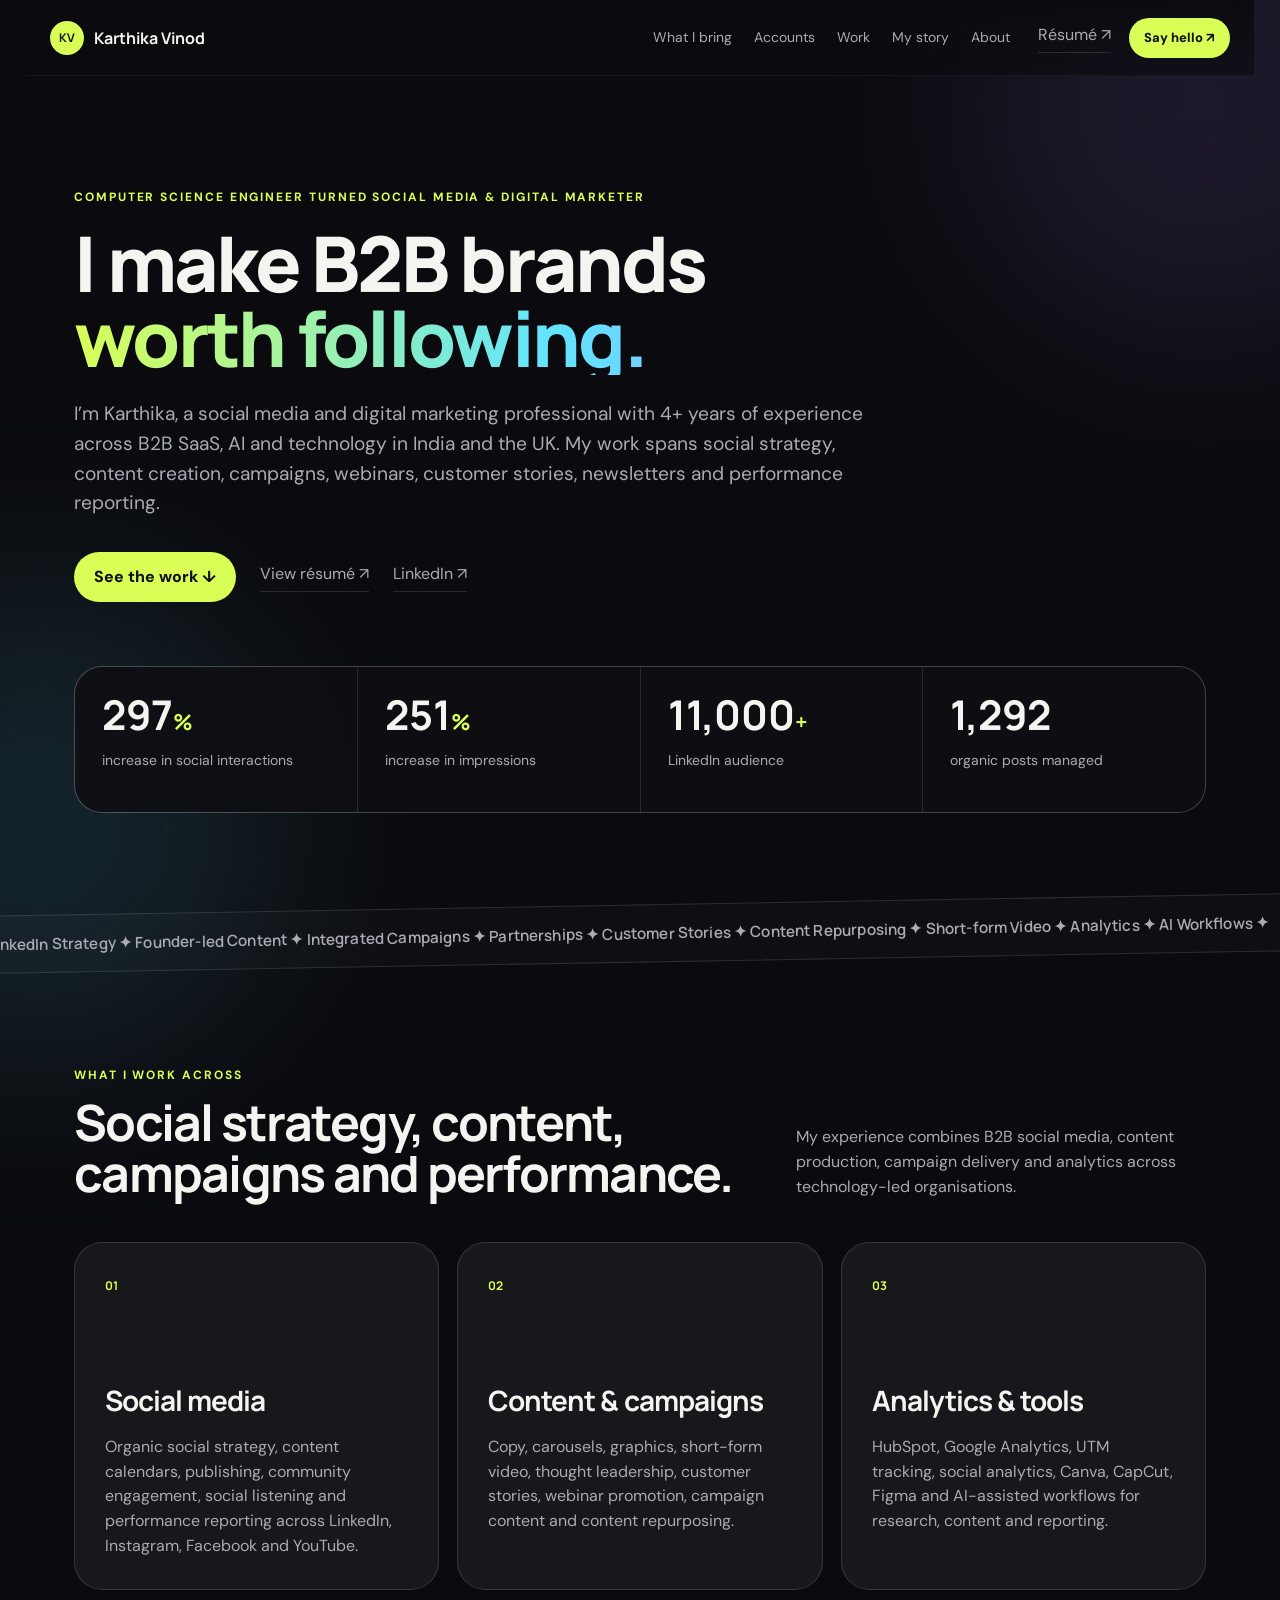
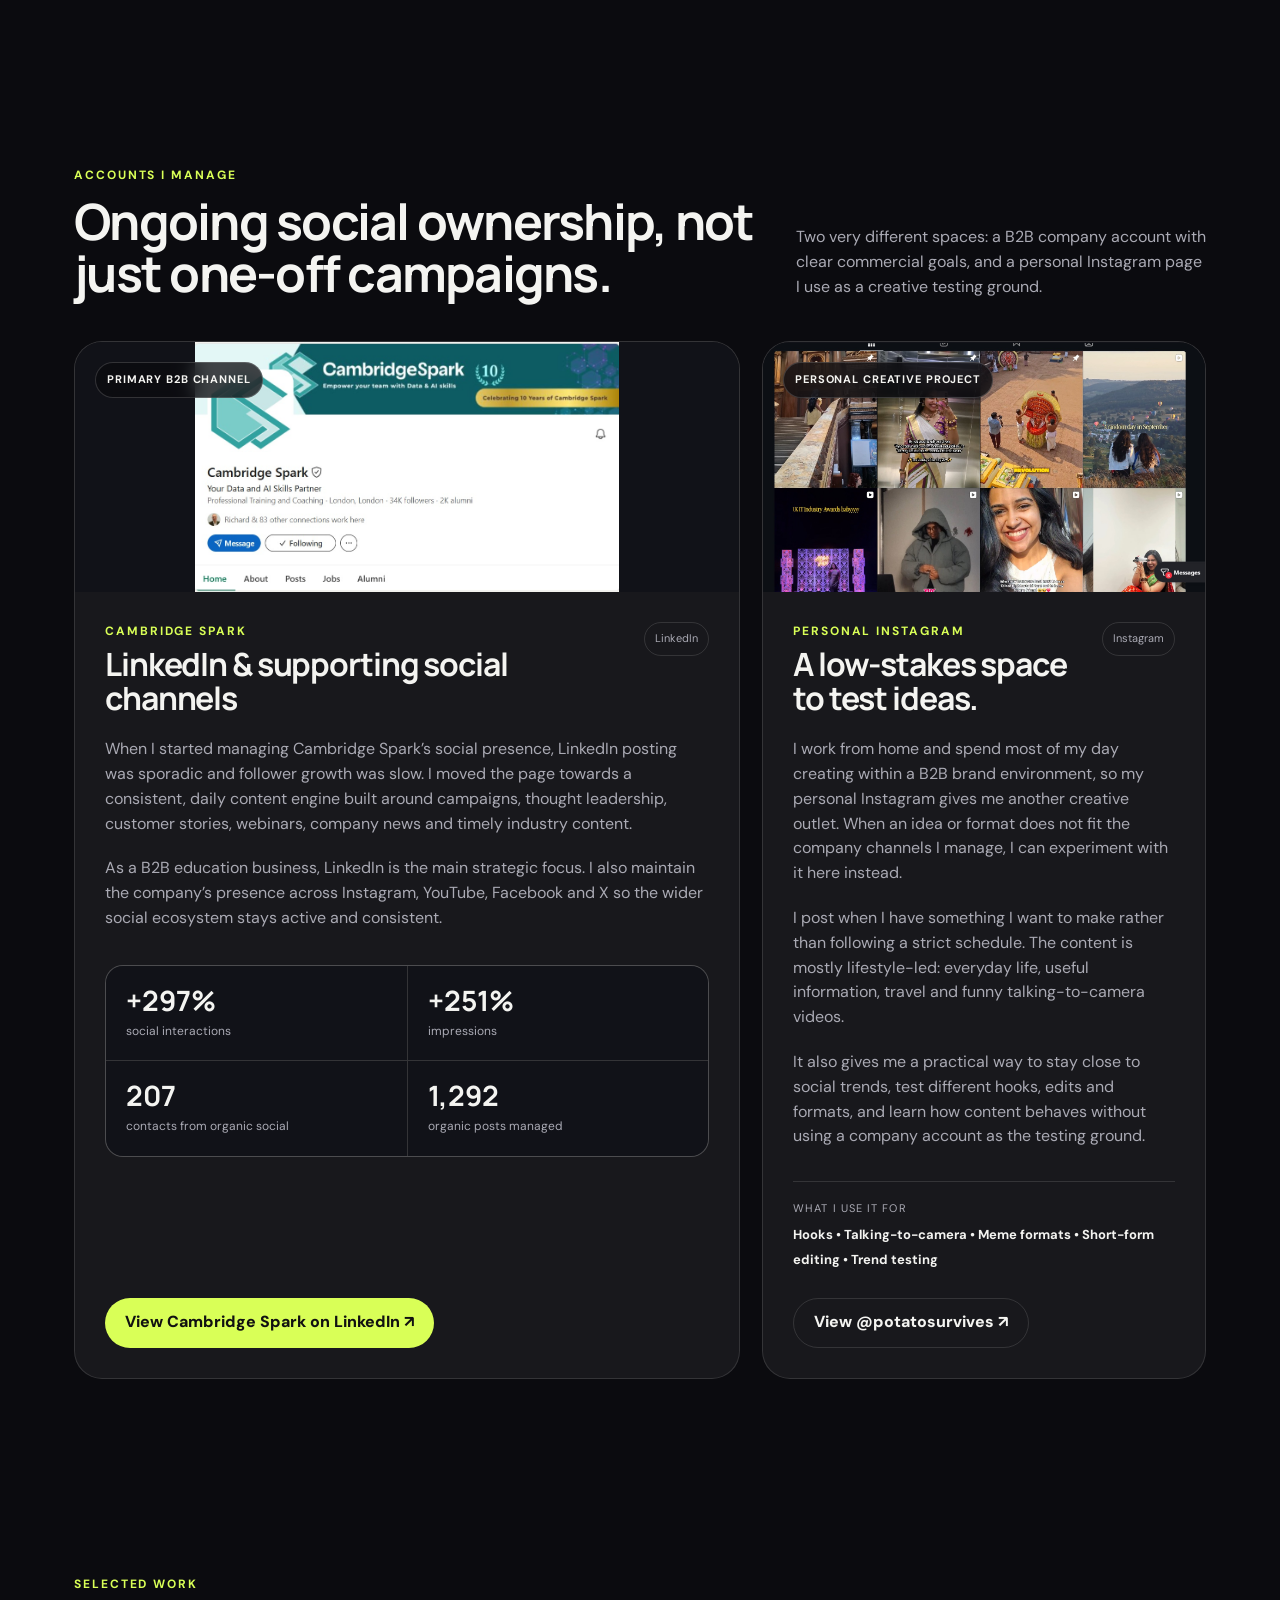
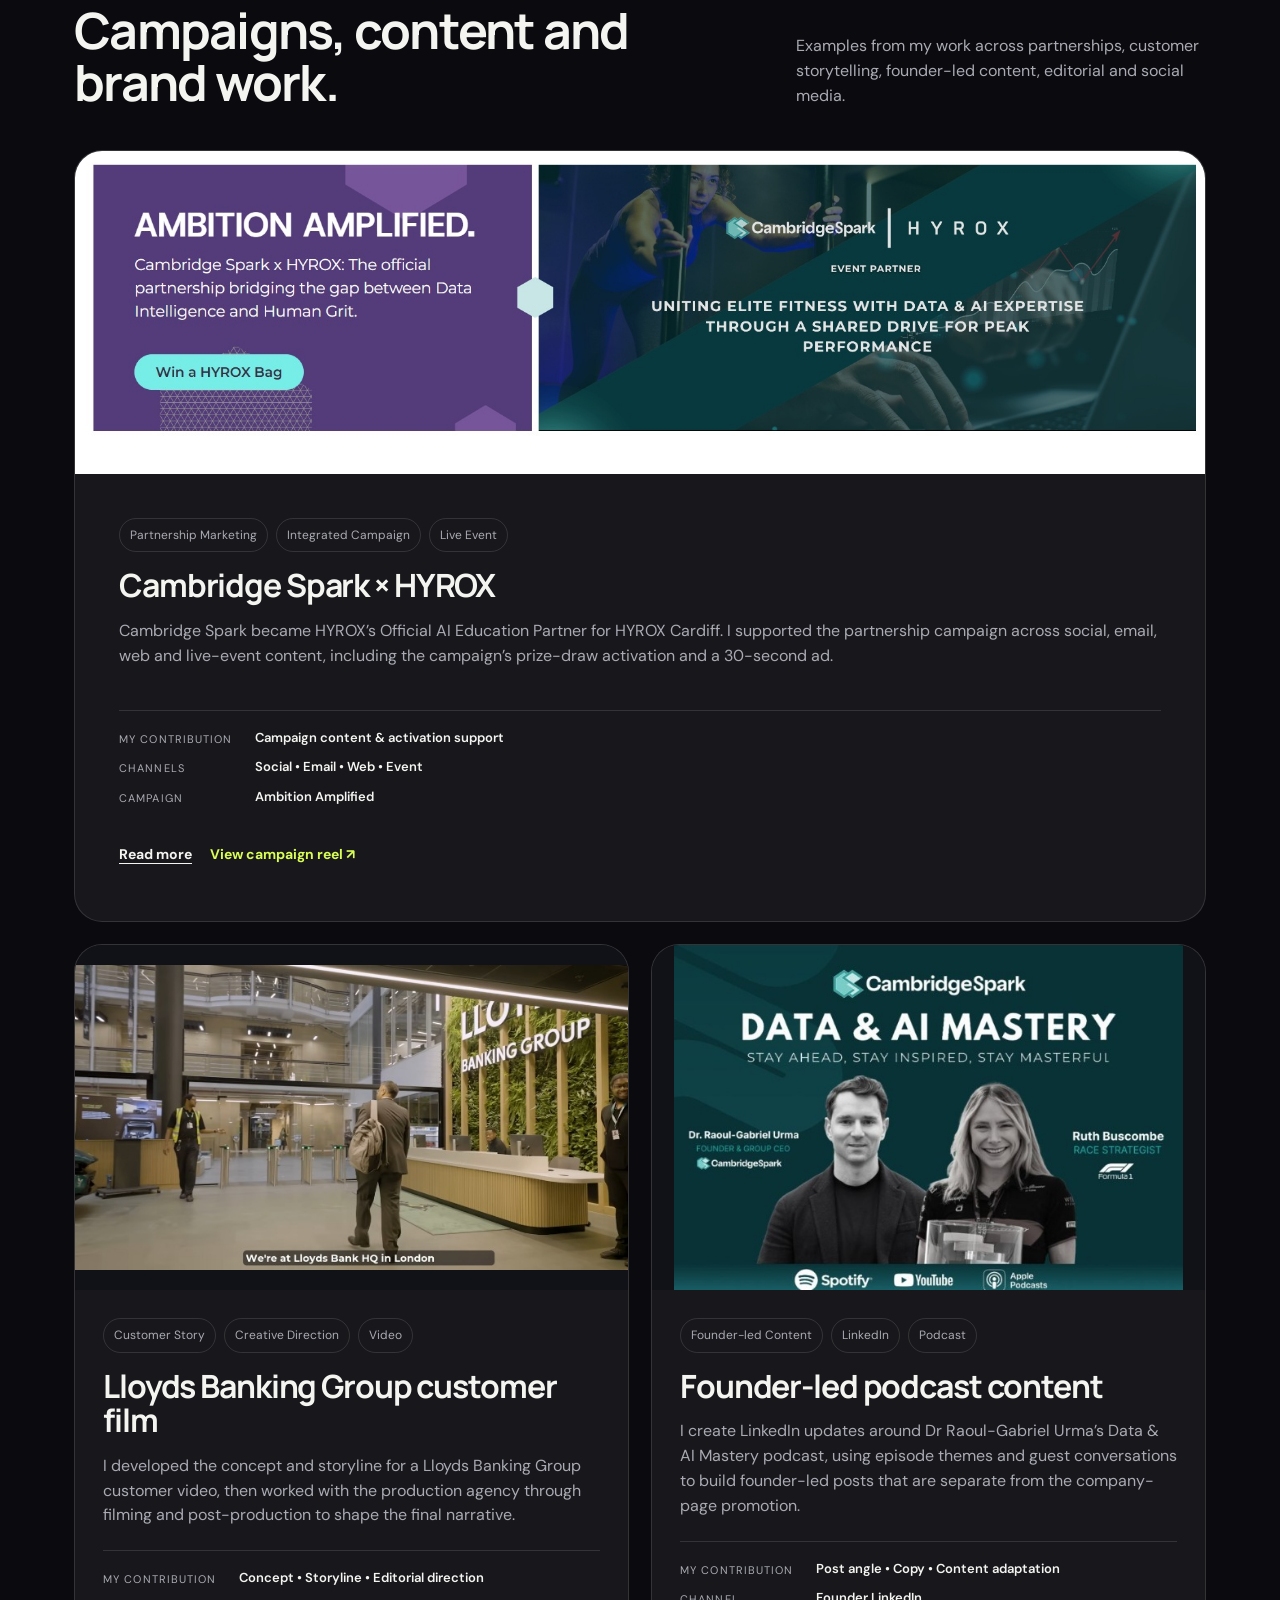
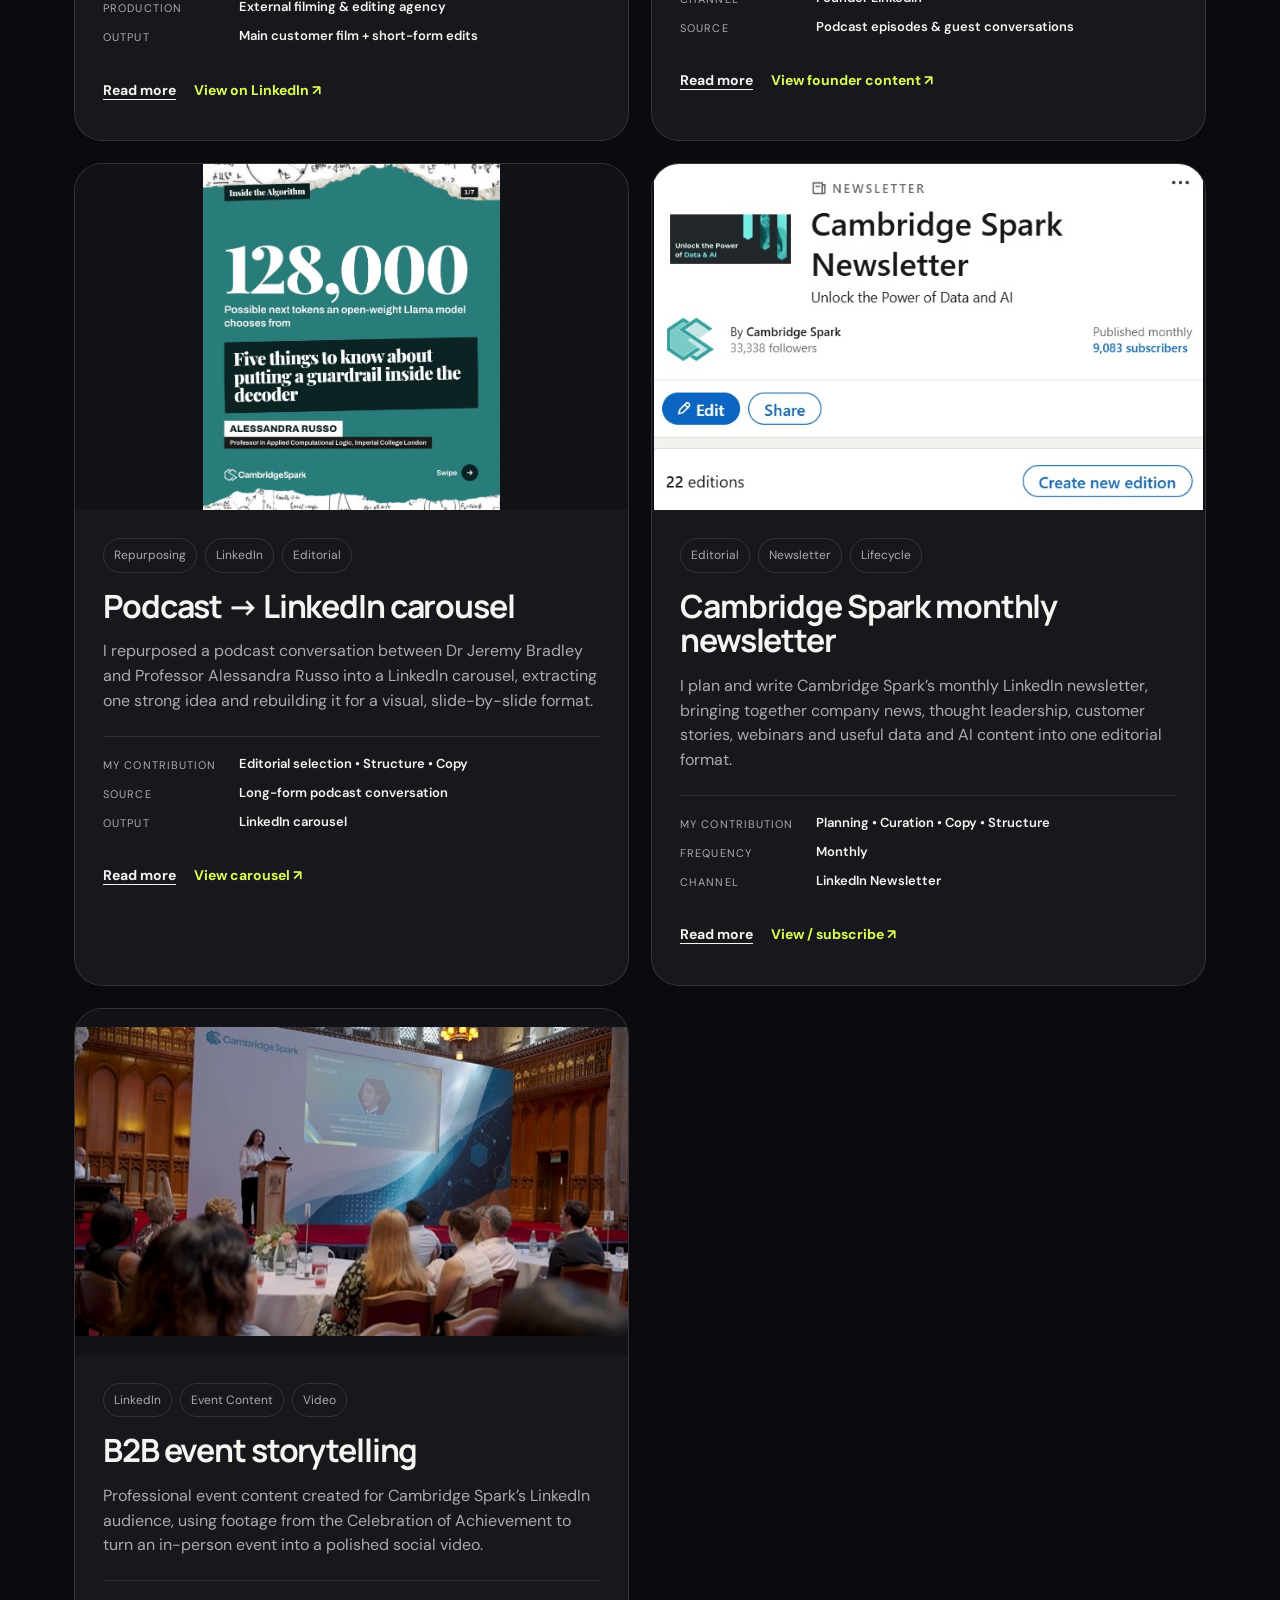
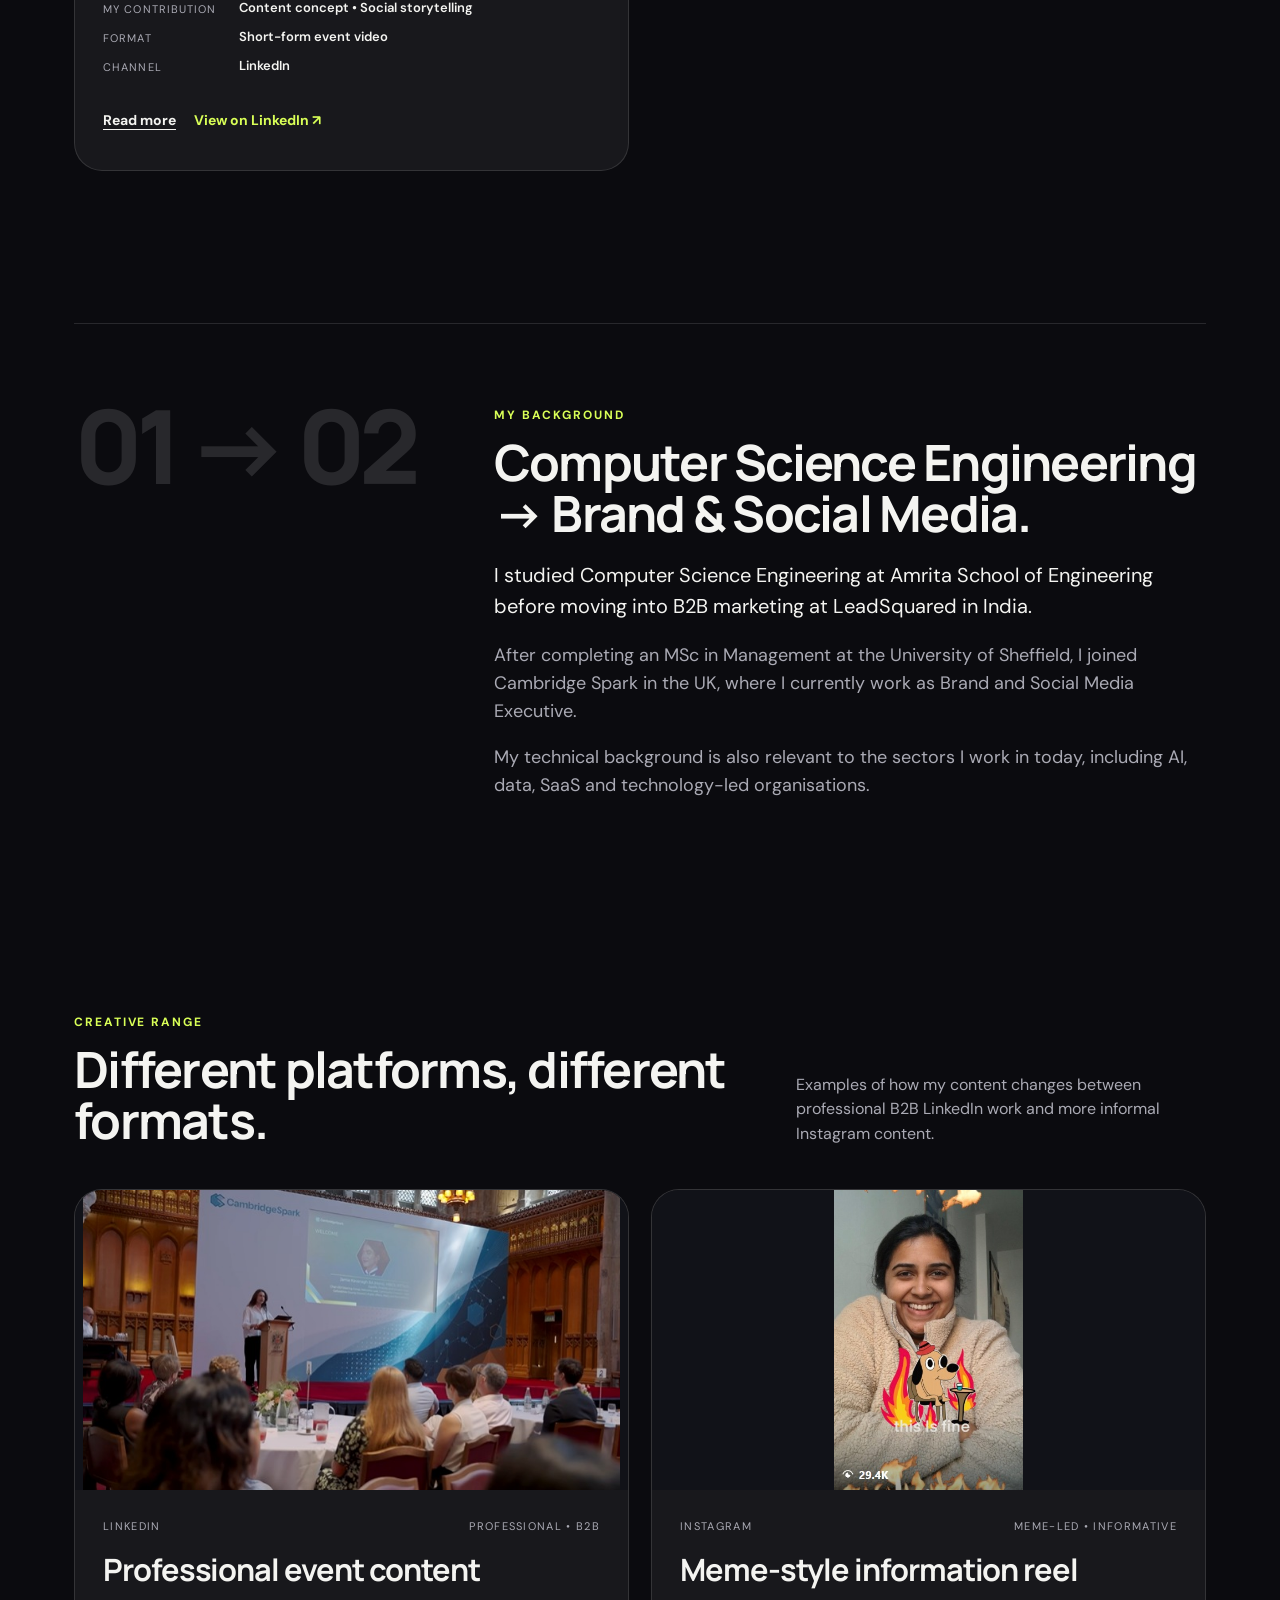
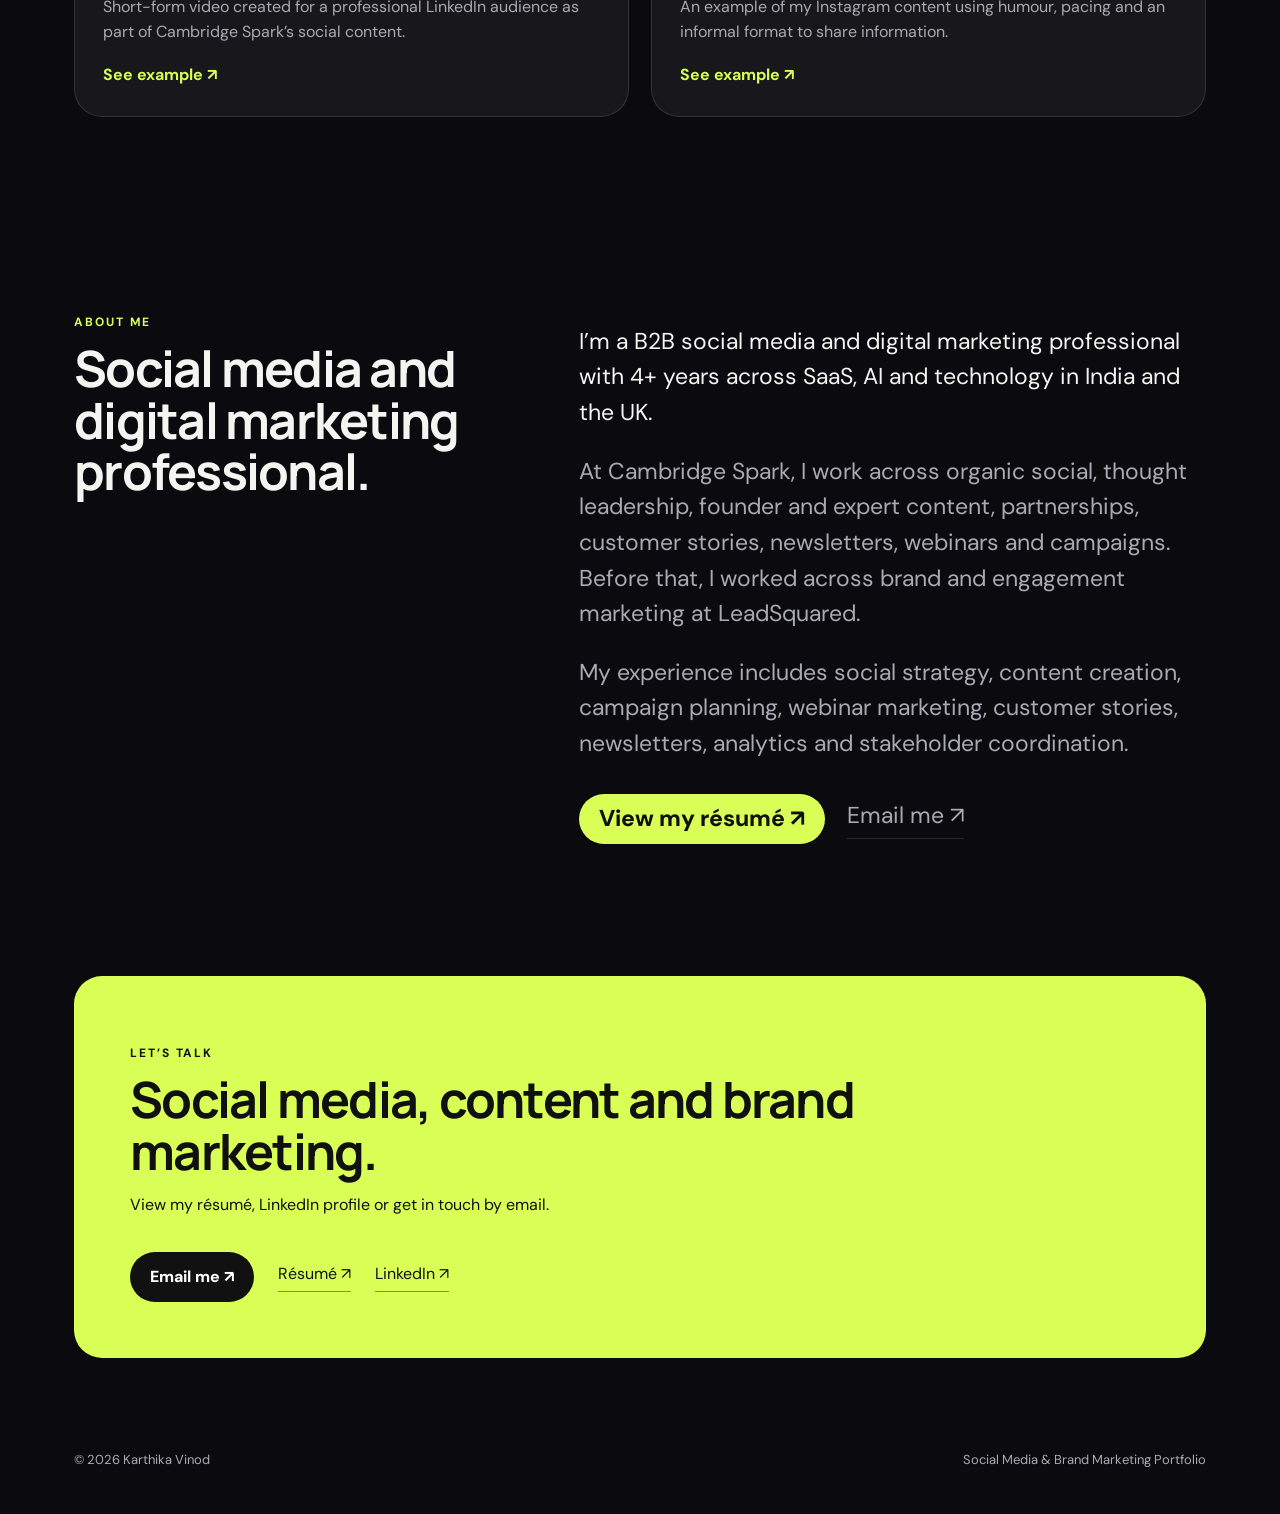
<file: index.html>
<!doctype html>
<html lang="en">
<head>
  <meta charset="utf-8" />
  <meta name="viewport" content="width=device-width, initial-scale=1" />
  <meta name="description" content="Karthika Vinod — B2B social media, content strategy, campaigns and brand storytelling." />
  <meta name="theme-color" content="#0b0b0f" />
  <title>Karthika Vinod — Social Media & Content Portfolio</title>
  <link rel="preconnect" href="https://fonts.googleapis.com">
  <link rel="preconnect" href="https://fonts.gstatic.com" crossorigin>
  <link href="https://fonts.googleapis.com/css2?family=DM+Sans:wght@400;500;600;700&family=Manrope:wght@500;600;700;800&display=swap" rel="stylesheet">
  <link rel="stylesheet" href="styles.css" />
</head>
<body>
  <div class="noise" aria-hidden="true"></div>
  <div class="orb orb-a" aria-hidden="true"></div>
  <div class="orb orb-b" aria-hidden="true"></div>

  <header class="site-header">
    <a class="brand" href="#top" aria-label="Back to top"><span class="brand-mark">KV</span><span>Karthika Vinod</span></a>
    <nav class="nav" aria-label="Primary navigation">
      <a href="#strengths">What I bring</a>
      <a href="#accounts">Accounts</a>
      <a href="#work">Work</a>
      <a href="#story">My story</a>
      <a href="#about">About</a>
    </nav>
    <div class="header-actions">
      <a class="text-link header-resume" href="assets/karthika-vinod-resume.pdf">Résumé ↗</a>
      <a class="button button-small" href="mailto:vinodkarthika2024@gmail.com">Say hello ↗</a>
    </div>
  </header>

  <main id="top">
    <section class="hero section">
      <p class="eyebrow reveal">Computer Science Engineer turned Social Media & Digital Marketer</p>
      <h1 class="hero-title reveal">
        I make B2B brands
        <span class="gradient-text">worth following.</span>
      </h1>
      <p class="hero-copy reveal">
        I’m Karthika, a social media and digital marketing professional with 4+ years of experience across B2B SaaS, AI and technology in India and the UK. My work spans social strategy, content creation, campaigns, webinars, customer stories, newsletters and performance reporting.
      </p>
      <div class="hero-actions reveal">
        <a class="button" href="#work">See the work ↓</a>
        <a class="text-link" href="assets/karthika-vinod-resume.pdf">View résumé ↗</a>
        <a class="text-link" href="https://www.linkedin.com/in/karthika-vinod-saritha" target="_blank" rel="noreferrer">LinkedIn ↗</a>
      </div>

      <div class="metrics reveal" aria-label="Selected marketing results">
        <article><strong data-count="297">0</strong><span>%</span><p>increase in social interactions</p></article>
        <article><strong data-count="251">0</strong><span>%</span><p>increase in impressions</p></article>
        <article><strong data-count="11000">0</strong><span>+</span><p>LinkedIn audience</p></article>
        <article><strong data-count="1292">0</strong><span></span><p>organic posts managed</p></article>
      </div>
    </section>

    <section class="ticker" aria-label="Core capabilities">
      <div class="ticker-track">
        <span>LinkedIn Strategy ✦ Founder-led Content ✦ Integrated Campaigns ✦ Partnerships ✦ Customer Stories ✦ Content Repurposing ✦ Short-form Video ✦ Analytics ✦ AI Workflows ✦</span>
        <span aria-hidden="true">LinkedIn Strategy ✦ Founder-led Content ✦ Integrated Campaigns ✦ Partnerships ✦ Customer Stories ✦ Content Repurposing ✦ Short-form Video ✦ Analytics ✦ AI Workflows ✦</span>
      </div>
    </section>

    <section id="strengths" class="section">
      <div class="section-heading reveal">
        <div><p class="eyebrow">What I work across</p><h2>Social strategy, content, campaigns and performance.</h2></div>
        <p>My experience combines B2B social media, content production, campaign delivery and analytics across technology-led organisations.</p>
      </div>
      <div class="strength-grid">
        <article class="strength-card reveal"><span>01</span><h3>Social media</h3><p>Organic social strategy, content calendars, publishing, community engagement, social listening and performance reporting across LinkedIn, Instagram, Facebook and YouTube.</p></article>
        <article class="strength-card reveal"><span>02</span><h3>Content & campaigns</h3><p>Copy, carousels, graphics, short-form video, thought leadership, customer stories, webinar promotion, campaign content and content repurposing.</p></article>
        <article class="strength-card reveal"><span>03</span><h3>Analytics & tools</h3><p>HubSpot, Google Analytics, UTM tracking, social analytics, Canva, CapCut, Figma and AI-assisted workflows for research, content and reporting.</p></article>
      </div>
    </section>


    <section id="accounts" class="section accounts-section">
      <div class="section-heading reveal">
        <div>
          <p class="eyebrow">Accounts I manage</p>
          <h2>Ongoing social ownership, not just one-off campaigns.</h2>
        </div>
        <p>Two very different spaces: a B2B company account with clear commercial goals, and a personal Instagram page I use as a creative testing ground.</p>
      </div>

      <div class="account-grid">
        <article class="account-card account-card-business reveal">
          <div class="account-visual">
            <img class="sample-image" src="assets/cambridge-spark-linkedin.jpg" alt="Cambridge Spark’s LinkedIn company page with its tenth anniversary banner">
            <span class="account-badge">Primary B2B channel</span>
          </div>
          <div class="account-body">
            <div class="account-head">
              <div>
                <p class="eyebrow">Cambridge Spark</p>
                <h3>LinkedIn & supporting social channels</h3>
              </div>
              <span class="account-platform">LinkedIn</span>
            </div>
            <p>When I started managing Cambridge Spark’s social presence, LinkedIn posting was sporadic and follower growth was slow. I moved the page towards a consistent, daily content engine built around campaigns, thought leadership, customer stories, webinars, company news and timely industry content.</p>
            <p>As a B2B education business, LinkedIn is the main strategic focus. I also maintain the company’s presence across Instagram, YouTube, Facebook and X so the wider social ecosystem stays active and consistent.</p>

            <div class="account-stats" aria-label="Cambridge Spark social results">
              <div><strong>+297%</strong><span>social interactions</span></div>
              <div><strong>+251%</strong><span>impressions</span></div>
              <div><strong>207</strong><span>contacts from organic social</span></div>
              <div><strong>1,292</strong><span>organic posts managed</span></div>
            </div>

            <div class="account-actions">
              <a class="button" href="https://www.linkedin.com/school/cambridge-spark" target="_blank" rel="noreferrer">View Cambridge Spark on LinkedIn ↗</a>
            </div>
          </div>
        </article>

        <article class="account-card account-card-personal reveal">
          <div class="account-visual">
            <img class="sample-image" src="assets/personal-instagram-grid.jpg" alt="Karthika’s Instagram grid showing travel, everyday life and short-form videos">
            <span class="account-badge">Personal creative project</span>
          </div>
          <div class="account-body">
            <div class="account-head">
              <div>
                <p class="eyebrow">Personal Instagram</p>
                <h3>A low-stakes space to test ideas.</h3>
              </div>
              <span class="account-platform">Instagram</span>
            </div>
            <p>I work from home and spend most of my day creating within a B2B brand environment, so my personal Instagram gives me another creative outlet. When an idea or format does not fit the company channels I manage, I can experiment with it here instead.</p>
            <p>I post when I have something I want to make rather than following a strict schedule. The content is mostly lifestyle-led: everyday life, useful information, travel and funny talking-to-camera videos.</p>
            <p>It also gives me a practical way to stay close to social trends, test different hooks, edits and formats, and learn how content behaves without using a company account as the testing ground.</p>

            <div class="account-note">
              <span>What I use it for</span>
              <strong>Hooks • Talking-to-camera • Meme formats • Short-form editing • Trend testing</strong>
            </div>

            <div class="account-actions">
              <a class="button secondary-button" href="https://www.instagram.com/potatosurvives" target="_blank" rel="noreferrer">View @potatosurvives ↗</a>
            </div>
          </div>
        </article>
      </div>
    </section>

    <section id="work" class="section">
      <div class="section-heading reveal">
        <div><p class="eyebrow">Selected work</p><h2>Campaigns, content and brand work.</h2></div>
        <p>Examples from my work across partnerships, customer storytelling, founder-led content, editorial and social media.</p>
      </div>

      <div class="project-grid">
        <article class="project project-featured reveal" data-project="hyrox">
          <div class="project-visual sample-visual"><img class="project-image sample-image" src="assets/hyrox-ambition-amplified.jpg" width="1655" height="472" alt="Ambition Amplified campaign landing page for the Cambridge Spark × HYROX partnership"></div>
          <div class="project-body">
            <div class="tags"><span>Partnership Marketing</span><span>Integrated Campaign</span><span>Live Event</span></div>
            <h3>Cambridge Spark × HYROX</h3>
            <p>Cambridge Spark became HYROX’s Official AI Education Partner for HYROX Cardiff. I supported the partnership campaign across social, email, web and live-event content, including the campaign’s prize-draw activation and a 30-second ad.</p>
            <div class="project-details">
              <div><span>My contribution</span><strong>Campaign content & activation support</strong></div>
              <div><span>Channels</span><strong>Social • Email • Web • Event</strong></div>
              <div><span>Campaign</span><strong>Ambition Amplified</strong></div>
            </div>
            <div class="project-actions"><button class="case-button" type="button" data-open="hyrox">Read more</button><a href="https://www.instagram.com/reel/DXa-N_Osu9W/" target="_blank" rel="noreferrer">View campaign reel ↗</a></div>
          </div>
        </article>

        <article class="project reveal" data-project="lloyds">
          <div class="project-visual sample-visual"><img class="project-image sample-image" src="assets/lloyds-customer-film-still.jpg" alt="Lloyds Banking Group headquarters in London, as shown in the customer film"></div>
          <div class="project-body">
            <div class="tags"><span>Customer Story</span><span>Creative Direction</span><span>Video</span></div>
            <h3>Lloyds Banking Group customer film</h3>
            <p>I developed the concept and storyline for a Lloyds Banking Group customer video, then worked with the production agency through filming and post-production to shape the final narrative.</p>
            <div class="project-details">
              <div><span>My contribution</span><strong>Concept • Storyline • Editorial direction</strong></div>
              <div><span>Production</span><strong>External filming & editing agency</strong></div>
              <div><span>Output</span><strong>Main customer film + short-form edits</strong></div>
            </div>
            <div class="project-actions"><button class="case-button" type="button" data-open="lloyds">Read more</button><a href="https://www.linkedin.com/feed/update/urn:li:activity:7503075542955511808" target="_blank" rel="noreferrer">View on LinkedIn ↗</a></div>
          </div>
        </article>

        <article class="project reveal" data-project="founder">
          <div class="project-visual sample-visual"><img class="project-image sample-image" src="assets/data-ai-mastery.jpg" alt="Data & AI Mastery podcast artwork featuring Raoul-Gabriel Urma and Ruth Buscombe"></div>
          <div class="project-body">
            <div class="tags"><span>Founder-led Content</span><span>LinkedIn</span><span>Podcast</span></div>
            <h3>Founder-led podcast content</h3>
            <p>I create LinkedIn updates around Dr Raoul-Gabriel Urma’s Data & AI Mastery podcast, using episode themes and guest conversations to build founder-led posts that are separate from the company-page promotion.</p>
            <div class="project-details">
              <div><span>My contribution</span><strong>Post angle • Copy • Content adaptation</strong></div>
              <div><span>Channel</span><strong>Founder LinkedIn</strong></div>
              <div><span>Source</span><strong>Podcast episodes & guest conversations</strong></div>
            </div>
            <div class="project-actions"><button class="case-button" type="button" data-open="founder">Read more</button><a href="https://lnkd.in/p/eGTGr_Jq" target="_blank" rel="noreferrer">View founder content ↗</a></div>
          </div>
        </article>

        <article class="project reveal" data-project="repurpose">
          <div class="project-visual sample-visual"><img class="project-image sample-image" src="assets/inside-the-algorithm-carousel.jpg" alt="Inside the Algorithm carousel cover about guardrails in model decoding, featuring Alessandra Russo"></div>
          <div class="project-body">
            <div class="tags"><span>Repurposing</span><span>LinkedIn</span><span>Editorial</span></div>
            <h3>Podcast → LinkedIn carousel</h3>
            <p>I repurposed a podcast conversation between Dr Jeremy Bradley and Professor Alessandra Russo into a LinkedIn carousel, extracting one strong idea and rebuilding it for a visual, slide-by-slide format.</p>
            <div class="project-details">
              <div><span>My contribution</span><strong>Editorial selection • Structure • Copy</strong></div>
              <div><span>Source</span><strong>Long-form podcast conversation</strong></div>
              <div><span>Output</span><strong>LinkedIn carousel</strong></div>
            </div>
            <div class="project-actions"><button class="case-button" type="button" data-open="repurpose">Read more</button><a href="https://www.linkedin.com/feed/update/urn:li:activity:7528792040151744512" target="_blank" rel="noreferrer">View carousel ↗</a></div>
          </div>
        </article>

        <article class="project reveal" data-project="newsletter">
          <div class="project-visual sample-visual"><img class="project-image sample-image" src="assets/cambridge-spark-newsletter.jpg" alt="Cambridge Spark’s monthly LinkedIn newsletter page"></div>
          <div class="project-body">
            <div class="tags"><span>Editorial</span><span>Newsletter</span><span>Lifecycle</span></div>
            <h3>Cambridge Spark monthly newsletter</h3>
            <p>I plan and write Cambridge Spark’s monthly LinkedIn newsletter, bringing together company news, thought leadership, customer stories, webinars and useful data and AI content into one editorial format.</p>
            <div class="project-details">
              <div><span>My contribution</span><strong>Planning • Curation • Copy • Structure</strong></div>
              <div><span>Frequency</span><strong>Monthly</strong></div>
              <div><span>Channel</span><strong>LinkedIn Newsletter</strong></div>
            </div>
            <div class="project-actions"><button class="case-button" type="button" data-open="newsletter">Read more</button><a href="https://www.linkedin.com/build-relation/newsletter-follow?entityUrn=7254837648303808512" target="_blank" rel="noreferrer">View / subscribe ↗</a></div>
          </div>
        </article>

        <article class="project reveal" data-project="eventvideo">
          <div class="project-visual sample-visual"><img class="project-image sample-image" src="assets/achievement-event-still.jpg" alt="A speaker addresses guests at Cambridge Spark’s Celebration of Achievement"></div>
          <div class="project-body">
            <div class="tags"><span>LinkedIn</span><span>Event Content</span><span>Video</span></div>
            <h3>B2B event storytelling</h3>
            <p>Professional event content created for Cambridge Spark’s LinkedIn audience, using footage from the Celebration of Achievement to turn an in-person event into a polished social video.</p>
            <div class="project-details">
              <div><span>My contribution</span><strong>Content concept • Social storytelling</strong></div>
              <div><span>Format</span><strong>Short-form event video</strong></div>
              <div><span>Channel</span><strong>LinkedIn</strong></div>
            </div>
            <div class="project-actions"><button class="case-button" type="button" data-open="eventvideo">Read more</button><a href="https://www.linkedin.com/feed/update/urn:li:activity:7495420670923800576" target="_blank" rel="noreferrer">View on LinkedIn ↗</a></div>
          </div>
        </article>
      </div>
    </section>

    <section id="story" class="section story-section">
      <div class="story-grid">
        <div class="story-number reveal">01 → 02</div>
        <div class="story-copy reveal">
          <p class="eyebrow">My background</p>
          <h2>Computer Science Engineering → Brand & Social Media.</h2>
          <p>I studied Computer Science Engineering at Amrita School of Engineering before moving into B2B marketing at LeadSquared in India.</p>
          <p>After completing an MSc in Management at the University of Sheffield, I joined Cambridge Spark in the UK, where I currently work as Brand and Social Media Executive.</p>
          <p>My technical background is also relevant to the sectors I work in today, including AI, data, SaaS and technology-led organisations.</p>
        </div>
      </div>
    </section>

    <section id="range" class="section range-section">
      <div class="section-heading reveal">
        <div><p class="eyebrow">Creative range</p><h2>Different platforms, different formats.</h2></div>
        <p>Examples of how my content changes between professional B2B LinkedIn work and more informal Instagram content.</p>
      </div>
      <div class="range-grid">
        <article class="range-card reveal">
          <img class="range-image sample-image" src="assets/achievement-event-still.jpg" alt="Audience and stage at Cambridge Spark’s Celebration of Achievement">
          <div class="range-copy">
            <div class="range-topline"><span>LinkedIn</span><span>Professional • B2B</span></div>
            <h3>Professional event content</h3>
            <p>Short-form video created for a professional LinkedIn audience as part of Cambridge Spark’s social content.</p>
            <a href="https://www.linkedin.com/feed/update/urn:li:activity:7495420670923800576" target="_blank" rel="noreferrer">See example ↗</a>
          </div>
        </article>
        <article class="range-card reveal">
          <img class="range-image sample-image" src="assets/instagram-reel-still.jpg" alt="Karthika’s This Is Fine Instagram reel with a 29.4K view count">
          <div class="range-copy">
            <div class="range-topline"><span>Instagram</span><span>Meme-led • Informative</span></div>
            <h3>Meme-style information reel</h3>
            <p>An example of my Instagram content using humour, pacing and an informal format to share information.</p>
            <a href="https://www.instagram.com/reel/DfH8SiNI0qn/" target="_blank" rel="noreferrer">See example ↗</a>
          </div>
        </article>
      </div>
    </section>

    <section id="about" class="section about-section">
      <div class="about-grid">
        <div class="reveal"><p class="eyebrow">About me</p><h2>Social media and digital marketing professional.</h2></div>
        <div class="about-copy reveal">
          <p>I’m a B2B social media and digital marketing professional with 4+ years across SaaS, AI and technology in India and the UK.</p>
          <p>At Cambridge Spark, I work across organic social, thought leadership, founder and expert content, partnerships, customer stories, newsletters, webinars and campaigns. Before that, I worked across brand and engagement marketing at LeadSquared.</p>
          <p>My experience includes social strategy, content creation, campaign planning, webinar marketing, customer stories, newsletters, analytics and stakeholder coordination.</p>
          <div class="about-actions">
            <a class="button" href="assets/karthika-vinod-resume.pdf">View my résumé ↗</a>
            <a class="text-link" href="mailto:vinodkarthika2024@gmail.com">Email me ↗</a>
          </div>
        </div>
      </div>
    </section>

    <section class="section contact-section">
      <div class="contact-card reveal">
        <p class="eyebrow">Let’s talk</p>
        <h2>Social media, content and brand marketing.</h2>
        <p>View my résumé, LinkedIn profile or get in touch by email.</p>
        <div class="hero-actions">
          <a class="button" href="mailto:vinodkarthika2024@gmail.com">Email me ↗</a>
          <a class="text-link" href="assets/karthika-vinod-resume.pdf">Résumé ↗</a>
          <a class="text-link" href="https://www.linkedin.com/in/karthika-vinod-saritha" target="_blank" rel="noreferrer">LinkedIn ↗</a>
        </div>
      </div>
    </section>
  </main>

  <footer><span>© <span id="year"></span> Karthika Vinod</span><span>Social Media & Brand Marketing Portfolio</span></footer>

  <dialog class="modal" id="case-modal" aria-labelledby="modal-title">
    <div class="modal-panel">
      <button class="modal-close" type="button" aria-label="Close case study" autofocus>×</button>
      <p class="eyebrow" id="modal-kicker"></p>
      <h2 id="modal-title"></h2>
      <div id="modal-content"></div>
      <a id="modal-link" class="button" href="#" target="_blank" rel="noreferrer">View the work ↗</a>
    </div>
  </dialog>

  <script src="script.js"></script>
</body>
</html>
</file>
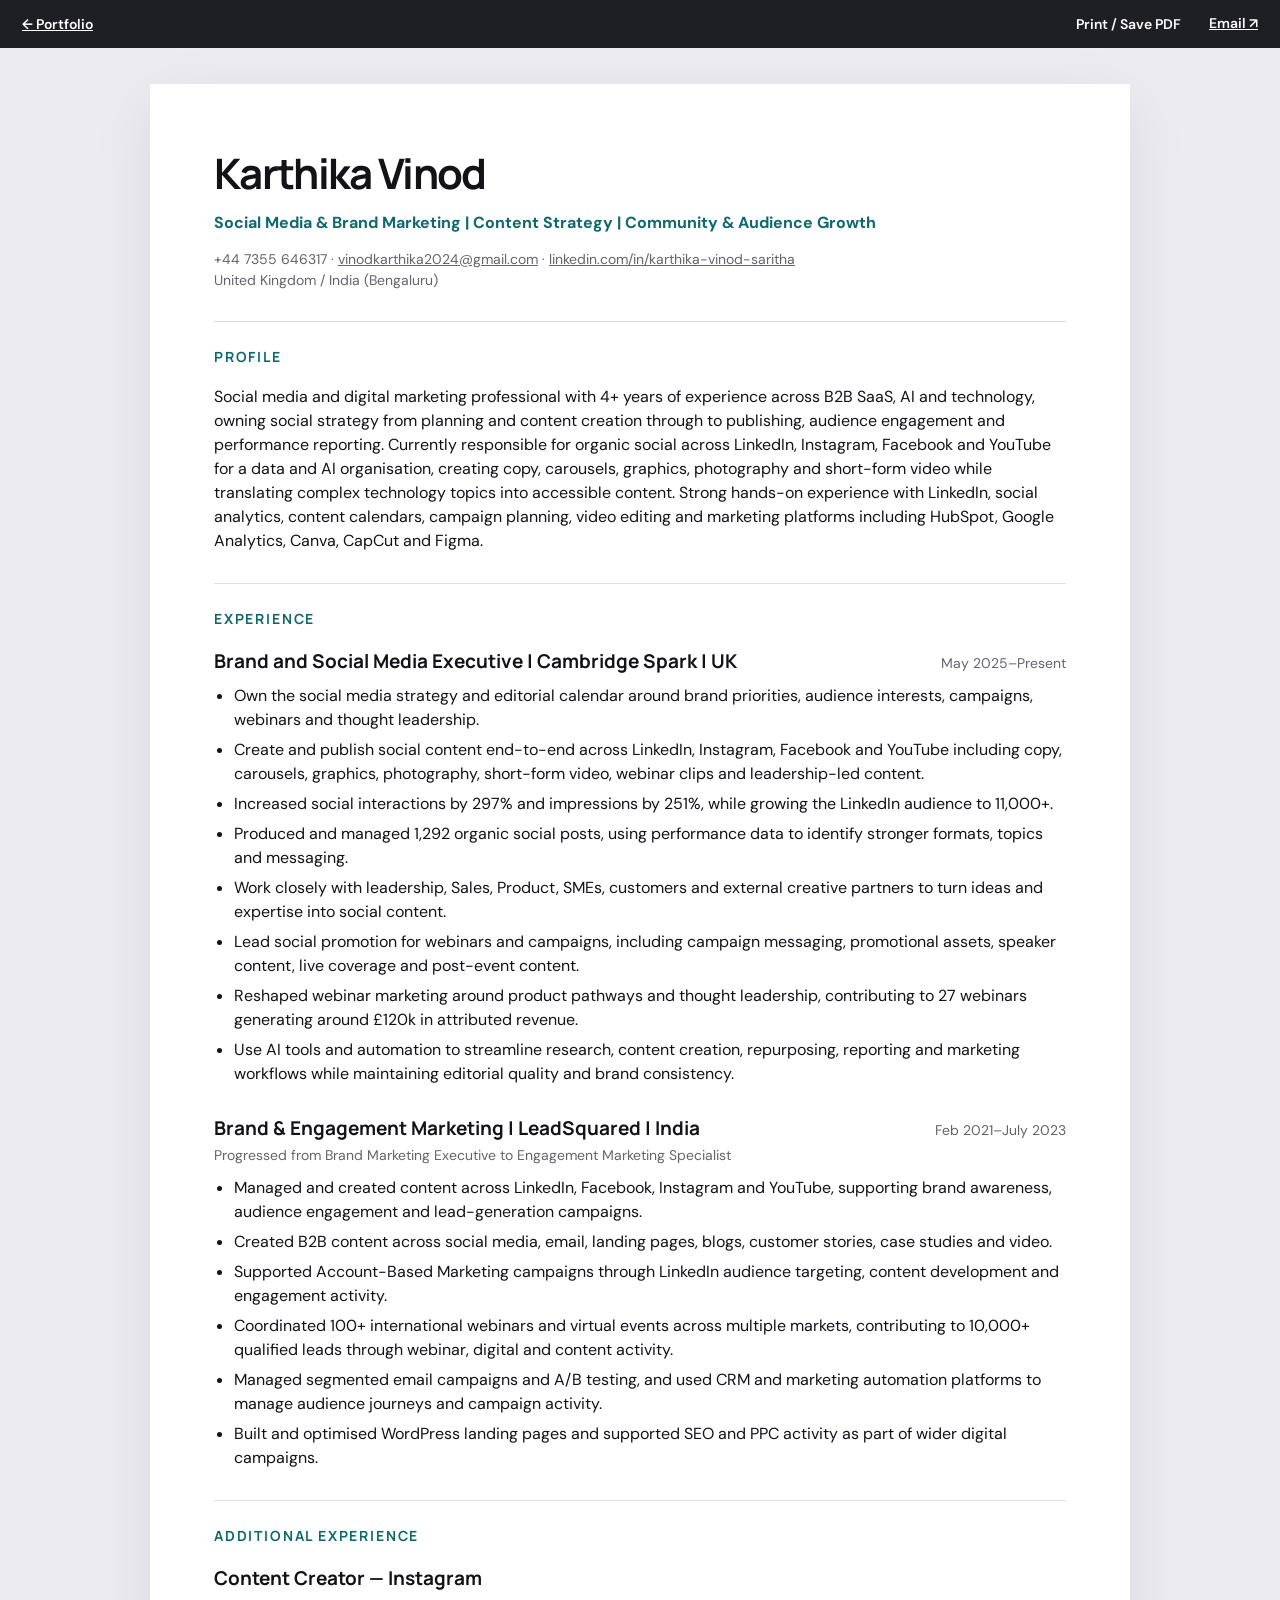
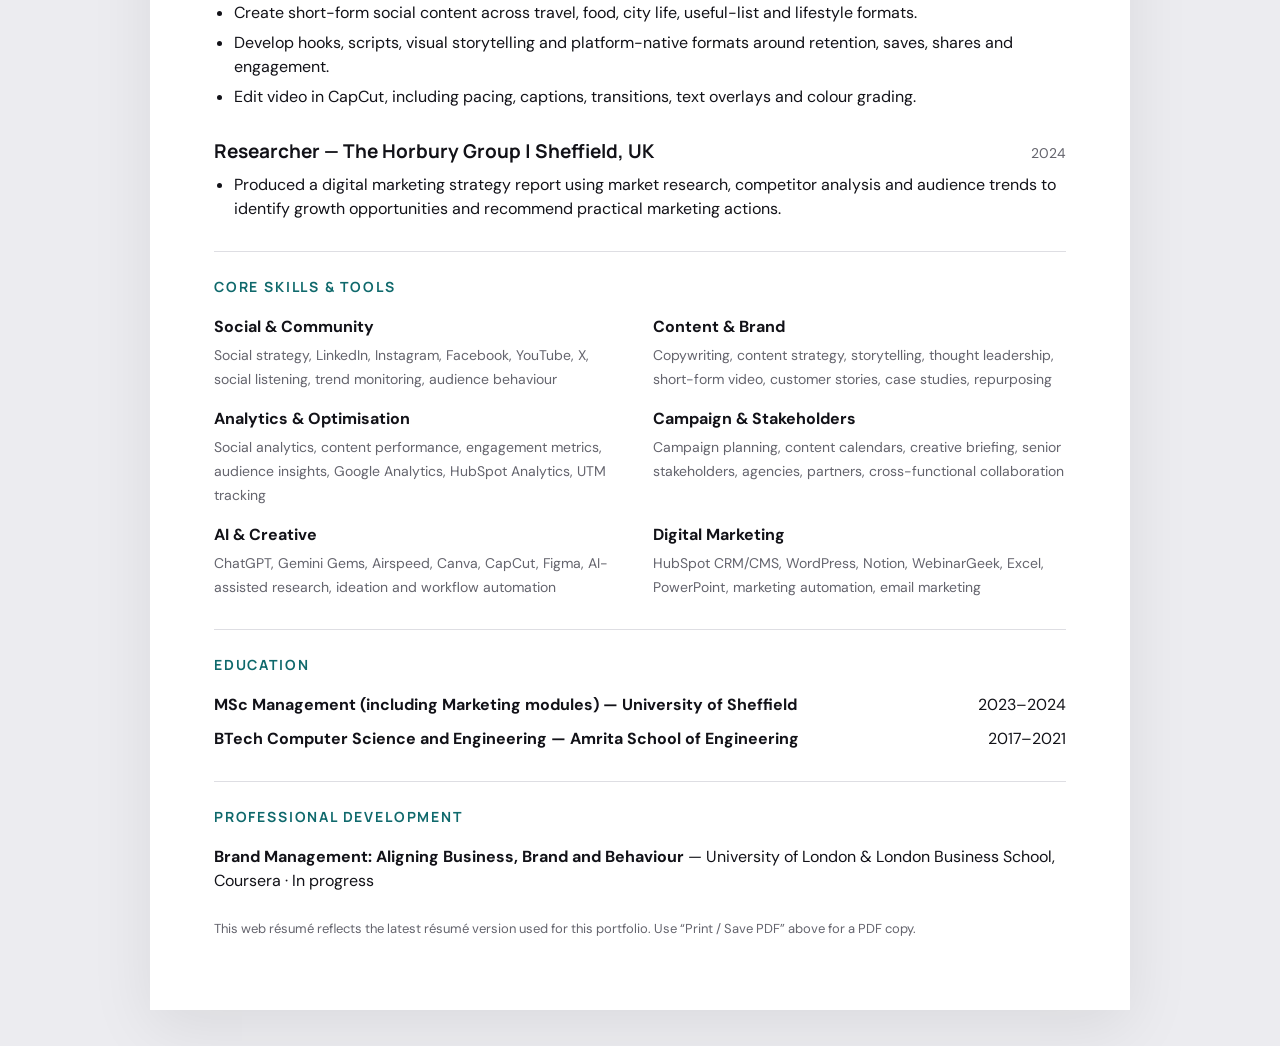
<file: resume.html>
<!doctype html>
<html lang="en">
<head>
<meta charset="utf-8"><meta name="viewport" content="width=device-width,initial-scale=1">
<title>Karthika Vinod — Résumé</title>
<link rel="preconnect" href="https://fonts.googleapis.com"><link rel="preconnect" href="https://fonts.gstatic.com" crossorigin>
<link href="https://fonts.googleapis.com/css2?family=DM+Sans:wght@400;500;600;700&family=Manrope:wght@600;700;800&display=swap" rel="stylesheet">
<style>
:root{--ink:#121218;--muted:#64646d;--line:#dedee3;--accent:#0f696c;--paper:#fff}*{box-sizing:border-box}body{margin:0;background:#ececf0;color:var(--ink);font-family:"DM Sans",sans-serif;line-height:1.5}.bar{position:sticky;top:0;z-index:5;background:rgba(18,18,24,.94);color:#fff;padding:14px 22px;display:flex;justify-content:space-between;align-items:center;backdrop-filter:blur(12px)}.bar a,.bar button{color:#fff;background:none;border:0;font:600 14px "DM Sans";cursor:pointer}.bar .actions{display:flex;gap:22px}.page{width:min(980px,calc(100% - 32px));margin:36px auto;background:var(--paper);padding:58px 64px;box-shadow:0 18px 60px rgba(0,0,0,.08)}h1,h2,h3{font-family:"Manrope",sans-serif}h1{font-size:42px;margin:0 0 6px;letter-spacing:-.04em}.headline{font-weight:700;color:var(--accent);margin:0 0 12px}.contact{color:var(--muted);font-size:14px}.contact a{color:inherit}.section{border-top:1px solid var(--line);margin-top:30px;padding-top:24px}.section h2{font-size:14px;letter-spacing:.13em;text-transform:uppercase;margin:0 0 18px;color:var(--accent)}.role{margin:0 0 28px}.role-head{display:flex;justify-content:space-between;gap:20px;align-items:baseline}.role h3{font-size:19px;margin:0}.role .date{color:var(--muted);font-size:14px;white-space:nowrap}.sub{color:var(--muted);font-size:14px;margin:3px 0 10px}ul{margin:8px 0 0;padding-left:20px}li{margin:6px 0}.skills-grid{display:grid;grid-template-columns:1fr 1fr;gap:16px 26px}.skill strong{display:block;margin-bottom:4px}.skill span{color:var(--muted);font-size:14px}.edu{display:flex;justify-content:space-between;gap:20px;margin:10px 0}.note{font-size:13px;color:var(--muted);margin-top:26px}@media(max-width:700px){.page{padding:38px 24px}.role-head,.edu{display:block}.skills-grid{grid-template-columns:1fr}.date{display:block;margin-top:3px}}@media print{body{background:#fff}.bar{display:none}.page{width:auto;margin:0;box-shadow:none;padding:0}.section{break-inside:avoid}}
@media screen {
  .contact { overflow-wrap: anywhere; }
}
@media screen and (max-width: 480px) {
  .bar { padding: 8px 12px; gap: 8px; flex-wrap: wrap; }
  .bar .actions { gap: 12px; }
  .bar a, .bar button { display: inline-flex; align-items: center; min-height: 44px; }
  .page { width: calc(100% - 16px); margin: 12px auto; padding: 24px 16px; }
  h1 { font-size: clamp(32px, 9vw, 42px); }
}
</style>
</head>
<body>
<div class="bar"><a href="index.html">← Portfolio</a><div class="actions"><button onclick="window.print()">Print / Save PDF</button><a href="mailto:vinodkarthika2024@gmail.com">Email ↗</a></div></div>
<main class="page">
<header><h1>Karthika Vinod</h1><p class="headline">Social Media & Brand Marketing | Content Strategy | Community & Audience Growth</p><p class="contact">+44 7355 646317 · <a href="mailto:vinodkarthika2024@gmail.com">vinodkarthika2024@gmail.com</a> · <a href="https://www.linkedin.com/in/karthika-vinod-saritha">linkedin.com/in/karthika-vinod-saritha</a><br>United Kingdom / India (Bengaluru)</p></header>
<section class="section"><h2>Profile</h2><p>Social media and digital marketing professional with 4+ years of experience across B2B SaaS, AI and technology, owning social strategy from planning and content creation through to publishing, audience engagement and performance reporting. Currently responsible for organic social across LinkedIn, Instagram, Facebook and YouTube for a data and AI organisation, creating copy, carousels, graphics, photography and short-form video while translating complex technology topics into accessible content. Strong hands-on experience with LinkedIn, social analytics, content calendars, campaign planning, video editing and marketing platforms including HubSpot, Google Analytics, Canva, CapCut and Figma.</p></section>
<section class="section"><h2>Experience</h2>
<div class="role"><div class="role-head"><h3>Brand and Social Media Executive | Cambridge Spark | UK</h3><span class="date">May 2025–Present</span></div><ul>
<li>Own the social media strategy and editorial calendar around brand priorities, audience interests, campaigns, webinars and thought leadership.</li>
<li>Create and publish social content end-to-end across LinkedIn, Instagram, Facebook and YouTube including copy, carousels, graphics, photography, short-form video, webinar clips and leadership-led content.</li>
<li>Increased social interactions by 297% and impressions by 251%, while growing the LinkedIn audience to 11,000+.</li>
<li>Produced and managed 1,292 organic social posts, using performance data to identify stronger formats, topics and messaging.</li>
<li>Work closely with leadership, Sales, Product, SMEs, customers and external creative partners to turn ideas and expertise into social content.</li>
<li>Lead social promotion for webinars and campaigns, including campaign messaging, promotional assets, speaker content, live coverage and post-event content.</li>
<li>Reshaped webinar marketing around product pathways and thought leadership, contributing to 27 webinars generating around £120k in attributed revenue.</li>
<li>Use AI tools and automation to streamline research, content creation, repurposing, reporting and marketing workflows while maintaining editorial quality and brand consistency.</li>
</ul></div>
<div class="role"><div class="role-head"><h3>Brand & Engagement Marketing | LeadSquared | India</h3><span class="date">Feb 2021–July 2023</span></div><p class="sub">Progressed from Brand Marketing Executive to Engagement Marketing Specialist</p><ul>
<li>Managed and created content across LinkedIn, Facebook, Instagram and YouTube, supporting brand awareness, audience engagement and lead-generation campaigns.</li>
<li>Created B2B content across social media, email, landing pages, blogs, customer stories, case studies and video.</li>
<li>Supported Account-Based Marketing campaigns through LinkedIn audience targeting, content development and engagement activity.</li>
<li>Coordinated 100+ international webinars and virtual events across multiple markets, contributing to 10,000+ qualified leads through webinar, digital and content activity.</li>
<li>Managed segmented email campaigns and A/B testing, and used CRM and marketing automation platforms to manage audience journeys and campaign activity.</li>
<li>Built and optimised WordPress landing pages and supported SEO and PPC activity as part of wider digital campaigns.</li>
</ul></div></section>
<section class="section"><h2>Additional experience</h2><div class="role"><h3>Content Creator — Instagram</h3><ul><li>Create short-form social content across travel, food, city life, useful-list and lifestyle formats.</li><li>Develop hooks, scripts, visual storytelling and platform-native formats around retention, saves, shares and engagement.</li><li>Edit video in CapCut, including pacing, captions, transitions, text overlays and colour grading.</li></ul></div><div class="role"><div class="role-head"><h3>Researcher — The Horbury Group | Sheffield, UK</h3><span class="date">2024</span></div><ul><li>Produced a digital marketing strategy report using market research, competitor analysis and audience trends to identify growth opportunities and recommend practical marketing actions.</li></ul></div></section>
<section class="section"><h2>Core skills & tools</h2><div class="skills-grid">
<div class="skill"><strong>Social & Community</strong><span>Social strategy, LinkedIn, Instagram, Facebook, YouTube, X, social listening, trend monitoring, audience behaviour</span></div>
<div class="skill"><strong>Content & Brand</strong><span>Copywriting, content strategy, storytelling, thought leadership, short-form video, customer stories, case studies, repurposing</span></div>
<div class="skill"><strong>Analytics & Optimisation</strong><span>Social analytics, content performance, engagement metrics, audience insights, Google Analytics, HubSpot Analytics, UTM tracking</span></div>
<div class="skill"><strong>Campaign & Stakeholders</strong><span>Campaign planning, content calendars, creative briefing, senior stakeholders, agencies, partners, cross-functional collaboration</span></div>
<div class="skill"><strong>AI & Creative</strong><span>ChatGPT, Gemini Gems, Airspeed, Canva, CapCut, Figma, AI-assisted research, ideation and workflow automation</span></div>
<div class="skill"><strong>Digital Marketing</strong><span>HubSpot CRM/CMS, WordPress, Notion, WebinarGeek, Excel, PowerPoint, marketing automation, email marketing</span></div>
</div></section>
<section class="section"><h2>Education</h2><div class="edu"><strong>MSc Management (including Marketing modules) — University of Sheffield</strong><span>2023–2024</span></div><div class="edu"><strong>BTech Computer Science and Engineering — Amrita School of Engineering</strong><span>2017–2021</span></div></section>
<section class="section"><h2>Professional development</h2><p><strong>Brand Management: Aligning Business, Brand and Behaviour</strong> — University of London & London Business School, Coursera · In progress</p></section>
<p class="note">This web résumé reflects the latest résumé version used for this portfolio. Use “Print / Save PDF” above for a PDF copy.</p>
</main>
</body></html>
</file>
<file: styles.css>
:root{
  --bg:#0b0b0f;--surface:rgba(255,255,255,.055);--surface-strong:rgba(255,255,255,.09);
  --text:#f4f4f1;--muted:#aaaab4;--line:rgba(255,255,255,.12);--lime:#d9ff57;
  --violet:#a98bff;--cyan:#61e4ff;--pink:#ff7eb6;--max:1180px;--radius:28px
}
*{box-sizing:border-box}html{scroll-behavior:smooth}body{margin:0;background:var(--bg);color:var(--text);font-family:"DM Sans",sans-serif;line-height:1.55;overflow-x:hidden}a{color:inherit;text-decoration:none}button{font:inherit}::selection{background:var(--lime);color:#111}
.noise{position:fixed;inset:0;pointer-events:none;z-index:50;opacity:.035;mix-blend-mode:soft-light;background-image:url("data:image/svg+xml,%3Csvg viewBox='0 0 180 180' xmlns='http://www.w3.org/2000/svg'%3E%3Cfilter id='n'%3E%3CfeTurbulence type='fractalNoise' baseFrequency='.9' numOctaves='4' stitchTiles='stitch'/%3E%3C/filter%3E%3Crect width='100%25' height='100%25' filter='url(%23n)' opacity='.8'/%3E%3C/svg%3E")}
.orb{position:fixed;width:36vw;height:36vw;border-radius:50%;filter:blur(110px);opacity:.12;z-index:-1;animation:float 12s ease-in-out infinite}.orb-a{background:var(--violet);top:-10vw;right:-12vw}.orb-b{background:var(--cyan);bottom:-12vw;left:-15vw;animation-delay:-4s}@keyframes float{50%{transform:translate3d(5vw,4vw,0) scale(1.08)}}
.site-header{position:sticky;top:0;z-index:40;height:76px;display:flex;align-items:center;gap:28px;max-width:calc(var(--max) + 48px);margin:auto;padding:0 24px;backdrop-filter:blur(18px);-webkit-backdrop-filter:blur(18px)}
.site-header:before{content:"";position:absolute;inset:0;z-index:-1;background:linear-gradient(to bottom,rgba(11,11,15,.9),rgba(11,11,15,.62));border-bottom:1px solid rgba(255,255,255,.05)}
.brand{display:flex;align-items:center;gap:10px;font-weight:700;font-family:"Manrope",sans-serif;margin-right:auto}.brand-mark{width:34px;height:34px;display:grid;place-items:center;border-radius:50%;background:var(--lime);color:#111;font-size:12px}.nav{display:flex;gap:22px;color:var(--muted);font-size:14px}.nav a:hover{color:var(--text)}.header-actions{display:flex;align-items:center;gap:18px}
.section{max-width:var(--max);margin:0 auto;padding:92px 24px}.hero{padding-top:100px}.eyebrow{text-transform:uppercase;letter-spacing:.16em;font-size:12px;font-weight:700;color:var(--lime)}
.hero-title,h2,h3{font-family:"Manrope",sans-serif;letter-spacing:-.035em}.hero-title{max-width:1000px;margin:18px 0 24px;font-size:clamp(48px,6vw,78px);line-height:.98;font-weight:800}.gradient-text{display:block;color:transparent;background:linear-gradient(90deg,var(--lime),var(--cyan) 48%,var(--violet));-webkit-background-clip:text;background-clip:text}.hero-copy{max-width:800px;color:var(--muted);font-size:clamp(17px,1.5vw,20px)}.hero-actions{display:flex;align-items:center;gap:24px;margin-top:34px;flex-wrap:wrap}
.button{display:inline-flex;align-items:center;justify-content:center;min-height:50px;padding:0 20px;border-radius:999px;background:var(--lime);color:#111;font-weight:800;transition:.25s}.button:hover{transform:translateY(-2px);box-shadow:0 10px 35px rgba(217,255,87,.18)}.button-small{min-height:40px;padding:0 15px;font-size:13px}.text-link{color:var(--muted);border-bottom:1px solid var(--line);padding-bottom:4px;transition:.2s}.text-link:hover{color:var(--text);border-color:var(--text)}
.metrics{display:grid;grid-template-columns:repeat(4,1fr);gap:1px;margin-top:64px;background:var(--line);border:1px solid var(--line);border-radius:var(--radius);overflow:hidden}.metrics article{background:rgba(11,11,15,.88);padding:27px;min-height:145px}.metrics strong{font:700 clamp(28px,3.2vw,44px)/1 "Manrope",sans-serif}.metrics article>span{font:700 22px "Manrope",sans-serif;color:var(--lime)}.metrics p{color:var(--muted);margin:12px 0 0;font-size:14px}
.ticker{overflow:hidden;border-block:1px solid var(--line);padding:17px 0;background:rgba(255,255,255,.02);transform:rotate(-1deg) scale(1.02)}.ticker-track{display:flex;width:max-content;animation:ticker 30s linear infinite}.ticker span{white-space:nowrap;color:var(--muted);font:600 15px "Manrope",sans-serif;padding-right:18px}@keyframes ticker{to{transform:translateX(-50%)}}
.section-heading{display:flex;align-items:end;justify-content:space-between;gap:40px;margin-bottom:42px}.section-heading h2,.about-grid h2,.contact-card h2,.story-copy h2{font-size:clamp(32px,4vw,50px);line-height:1.03;margin:10px 0 0;max-width:780px}.section-heading>p{max-width:410px;color:var(--muted);margin:0}
.strength-grid{display:grid;grid-template-columns:repeat(3,1fr);gap:18px}.strength-card{border:1px solid var(--line);border-radius:var(--radius);padding:30px;background:var(--surface);min-height:285px}.strength-card>span,.process-step>span{font:700 12px "Manrope";color:var(--lime)}.strength-card h3{font-size:28px;margin:82px 0 12px}.strength-card p{color:var(--muted);margin:0}
.project-grid{display:grid;grid-template-columns:repeat(2,minmax(0,1fr));gap:22px}.project{border:1px solid var(--line);border-radius:var(--radius);overflow:hidden;background:var(--surface);transition:transform .35s ease,border-color .35s ease,background .35s ease}.project:hover{transform:translateY(-7px);border-color:rgba(255,255,255,.24);background:var(--surface-strong)}.project-featured{grid-column:1/-1;display:grid;grid-template-columns:1.08fr .92fr}.project-visual{min-height:320px;position:relative;overflow:hidden;background:#111218}.project-featured .project-visual{min-height:430px}.project-image{width:100%;height:100%;min-height:inherit;object-fit:cover;display:block;transition:transform .6s cubic-bezier(.2,.7,.2,1)}.project:hover .project-image{transform:scale(1.02)}.project-body{padding:28px}.project-featured .project-body{display:flex;flex-direction:column;justify-content:center;padding:44px}.tags{display:flex;flex-wrap:wrap;gap:8px;margin-bottom:16px}.tags span{font-size:12px;padding:7px 10px;border:1px solid var(--line);border-radius:999px;color:var(--muted)}.project-kicker{margin:0 0 10px!important;color:var(--lime)!important;font-size:13px!important;font-weight:700}.project h3{margin:0;font-size:clamp(24px,2.5vw,33px);line-height:1.08}.project p{color:var(--muted)}.project-actions{display:flex;gap:18px;align-items:center;margin-top:22px;flex-wrap:wrap}.project-actions a,.case-button{font-weight:700;font-size:14px}.case-button{border:0;background:none;padding:0;color:var(--text);cursor:pointer;border-bottom:1px solid var(--text)}.project-actions a{color:var(--lime)}
.story-section{padding-top:60px}.story-grid{display:grid;grid-template-columns:.42fr 1.58fr;gap:80px;border-top:1px solid var(--line);padding-top:70px}.story-number{font:800 clamp(54px,8vw,110px)/1 "Manrope";letter-spacing:-.07em;color:rgba(255,255,255,.12);white-space:nowrap}.story-copy{max-width:820px}.story-copy>p:not(.eyebrow){color:var(--muted);font-size:18px}.story-copy>p:nth-of-type(2){color:var(--text);font-size:20px}
.range-grid{display:grid;grid-template-columns:1fr 1fr;gap:22px}.range-card{border-radius:var(--radius);position:relative;overflow:hidden;border:1px solid var(--line);background:var(--surface);display:flex;flex-direction:column;min-height:0}.range-image{position:relative;width:100%;height:300px;object-fit:cover;display:block;transition:transform .6s cubic-bezier(.2,.7,.2,1)}.range-card:hover .range-image{transform:scale(1.02)}.range-overlay{display:none}.range-card>*:not(.range-image){position:relative;z-index:2}.range-topline{display:flex;justify-content:space-between;gap:16px;font-size:11px;text-transform:uppercase;letter-spacing:.12em;color:var(--muted);margin-bottom:18px}.range-card h3{font-size:clamp(25px,2.4vw,32px);line-height:1.05;margin:0 0 10px}.range-card p{max-width:520px;color:var(--muted);margin:0}.range-card a{margin-top:18px;font-weight:700;color:var(--lime)}
.process-grid{display:grid;grid-template-columns:repeat(4,1fr);border:1px solid var(--line);border-radius:var(--radius);overflow:hidden}.process-step{padding:28px;min-height:280px;border-right:1px solid var(--line);background:rgba(255,255,255,.025);transition:.3s}.process-step:last-child{border-right:0}.process-step:hover{background:rgba(255,255,255,.07)}.process-step h3{font-size:25px;margin:68px 0 12px}.process-step p{color:var(--muted);font-size:14px}
.about-grid{display:grid;grid-template-columns:.82fr 1.18fr;gap:70px}.about-copy{font-size:clamp(18px,1.8vw,23px);color:var(--muted)}.about-copy p:first-child{color:var(--text)}.about-actions{display:flex;align-items:center;gap:22px;margin-top:32px;flex-wrap:wrap}
.contact-section{padding-top:40px}.contact-card{padding:56px;border-radius:var(--radius);background:var(--lime);color:#101010}.contact-card .eyebrow{color:#111}.contact-card p{max-width:680px}.contact-card .button{background:#111;color:#fff}.contact-card .text-link{color:#111;border-color:rgba(0,0,0,.4)}
footer{max-width:var(--max);margin:auto;padding:0 24px 44px;display:flex;justify-content:space-between;color:var(--muted);font-size:13px}.reveal{opacity:0;transform:translateY(24px);transition:opacity .75s cubic-bezier(.2,.7,.2,1),transform .75s cubic-bezier(.2,.7,.2,1)}.reveal.visible{opacity:1;transform:none}
@media(max-width:900px){.nav{display:none}.header-resume{display:none}.metrics{grid-template-columns:1fr 1fr}.strength-grid{grid-template-columns:1fr}.project-grid{grid-template-columns:1fr}.project-featured{grid-column:auto;display:block}.project-featured .project-visual{min-height:370px}.range-grid,.about-grid,.story-grid{grid-template-columns:1fr}.story-grid{gap:20px}.process-grid{grid-template-columns:1fr 1fr}.process-step:nth-child(2){border-right:0}.process-step{border-bottom:1px solid var(--line)}.section-heading{display:block}.section-heading>p{margin-top:18px}}
@media(max-width:600px){.site-header{height:66px;padding:0 18px}.brand span:last-child{display:none}.section{padding:78px 18px}.hero-title{font-size:clamp(42px,12vw,56px)}.metrics{grid-template-columns:1fr 1fr;margin-top:56px}.metrics article{padding:20px;min-height:126px}.project-body,.project-featured .project-body{padding:24px}.range-image{height:240px}.range-copy{padding:24px}.process-grid{grid-template-columns:1fr}.process-step{border-right:0;min-height:220px}.process-step h3{margin-top:52px}.contact-card{padding:38px 26px}footer{padding:0 18px 30px;flex-direction:column;gap:8px}}

.range-copy{padding:28px;display:flex;flex-direction:column;flex:1}

.project-details{
  display:grid;
  gap:10px;
  margin:22px 0 4px;
  padding-top:18px;
  border-top:1px solid var(--line);
}
.project-details div{
  display:grid;
  grid-template-columns:120px 1fr;
  gap:16px;
  align-items:start;
}
.project-details span{
  color:var(--muted);
  font-size:11px;
  text-transform:uppercase;
  letter-spacing:.1em;
  padding-top:2px;
}
.project-details strong{
  font-size:13px;
  line-height:1.45;
  font-weight:600;
  color:var(--text);
}
.project-featured .project-details{margin-top:26px}
@media(max-width:600px){
  .project-details div{grid-template-columns:1fr;gap:2px}
}

.accounts-section{padding-top:72px}
.account-grid{display:grid;grid-template-columns:1.2fr .8fr;gap:22px}
.account-card{border:1px solid var(--line);border-radius:var(--radius);overflow:hidden;background:var(--surface);display:flex;flex-direction:column}
.account-visual{position:relative;height:250px;overflow:hidden;background:#111218}
.account-visual img{width:100%;height:100%;object-fit:cover;display:block;transition:transform .55s cubic-bezier(.2,.7,.2,1)}
.account-card:hover .account-visual img{transform:scale(1.025)}
.account-badge{position:absolute;left:20px;top:20px;padding:8px 11px;border-radius:999px;background:rgba(11,11,15,.76);border:1px solid rgba(255,255,255,.16);backdrop-filter:blur(10px);font-size:11px;font-weight:700;text-transform:uppercase;letter-spacing:.08em}
.account-body{padding:30px;display:flex;flex-direction:column;flex:1}
.account-head{display:flex;justify-content:space-between;gap:24px;align-items:start;margin-bottom:12px}
.account-head .eyebrow{margin:0 0 7px}
.account-head h3{font-size:clamp(25px,2.5vw,34px);line-height:1.05;margin:0}
.account-platform{font-size:11px;color:var(--muted);border:1px solid var(--line);border-radius:999px;padding:7px 10px;white-space:nowrap}
.account-body>p{color:var(--muted);margin:10px 0}
.account-stats{display:grid;grid-template-columns:repeat(2,1fr);gap:1px;margin-top:24px;border:1px solid var(--line);background:var(--line);border-radius:18px;overflow:hidden}
.account-stats div{background:#111218;padding:20px}
.account-stats strong{display:block;font:700 28px/1 "Manrope",sans-serif;color:var(--text)}
.account-stats span{display:block;margin-top:8px;font-size:12px;color:var(--muted)}
.account-note{margin-top:22px;padding-top:18px;border-top:1px solid var(--line)}
.account-note span{display:block;color:var(--muted);font-size:11px;text-transform:uppercase;letter-spacing:.1em;margin-bottom:5px}
.account-note strong{font-size:13px;line-height:1.5}
.account-actions{margin-top:auto;padding-top:26px}
.secondary-button{background:transparent;color:var(--text);border:1px solid var(--line)}
.secondary-button:hover{box-shadow:none;border-color:rgba(255,255,255,.3)}
@media(max-width:900px){.account-grid{grid-template-columns:1fr}.account-visual{height:280px}}
@media(max-width:600px){.account-body{padding:24px}.account-head{display:block}.account-platform{display:inline-block;margin-top:14px}.account-stats{grid-template-columns:1fr 1fr}.account-visual{height:220px}}

html { scroll-padding-top: 76px; }
main { overflow-x: clip; }
html:has(.modal[open]) { overflow: hidden; }

.modal {
  position: fixed;
  inset: 0;
  width: 100%;
  height: 100%;
  max-width: none;
  max-height: none;
  margin: 0;
  padding: 18px;
  border: 0;
  background: transparent;
  color: var(--text);
  overflow: hidden;
}
.modal[open] { display: flex; justify-content: flex-end; }
.modal::backdrop { background: rgba(0,0,0,.74); backdrop-filter: blur(10px); }
.modal-panel {
  position: relative;
  width: min(620px, 100%);
  min-width: 0;
  overflow: auto;
  overscroll-behavior: contain;
  border: 1px solid var(--line);
  border-radius: 26px;
  background: #15151b;
  padding: 16px 46px 44px;
}
.modal-close {
  position: sticky;
  top: 0;
  display: grid;
  place-items: center;
  width: 44px;
  height: 44px;
  margin-left: auto;
  padding: 0;
  border: 1px solid var(--line);
  border-radius: 50%;
  background: #15151b;
  color: var(--text);
  font-size: 30px;
  line-height: 1;
  cursor: pointer;
}
.modal-panel h2 { font-size: clamp(26px, 5vw, 34px); line-height: 1.1; margin: 12px 0 26px; }
.modal-panel h4 { font: 700 15px "Manrope", sans-serif; margin: 26px 0 7px; }
.modal-panel p:not(.eyebrow) { color: var(--muted); }
.modal-panel p a { color: var(--lime); text-decoration: underline; text-underline-offset: 4px; }
.modal-panel .button { margin-top: 25px; }
.modal-panel .button[hidden] { display: none; }

.project-actions a, .case-button {
  display: inline-flex;
  align-items: center;
  min-height: 44px;
}
.case-button { border-bottom: 0; text-decoration: underline; text-underline-offset: 4px; }

.project-visual.sample-visual { min-height: 0; aspect-ratio: 16 / 10; }
.project-featured:has(.sample-visual) { display: block; }
.project-featured .sample-visual { aspect-ratio: auto; }
.project-featured .sample-visual img { height: auto; }
.project-image.sample-image,
.account-visual .sample-image,
.range-image.sample-image {
  background: #111218;
  object-fit: contain;
  transform: none;
}
.project:hover .sample-image,
.account-card:hover .sample-image,
.range-card:hover .sample-image { transform: none; }

@media (min-width: 700px) and (max-width: 900px) {
  .project-grid, .range-grid { grid-template-columns: repeat(2, minmax(0, 1fr)); }
  .project-featured { grid-column: 1 / -1; }
}

@media (max-width: 600px) {
  html { scroll-padding-top: 66px; }
  .hero { padding-top: 56px; }
  .project-visual, .project-featured .project-visual { min-height: 0; aspect-ratio: 4 / 3; }
  .project-visual.sample-visual { aspect-ratio: 4 / 3; }
  .project-featured .sample-visual { aspect-ratio: auto; }
  .modal { padding: 8px; }
  .modal-panel { padding: 10px clamp(16px, 5vw, 28px) 28px; border-radius: 18px; }
}
</file>
